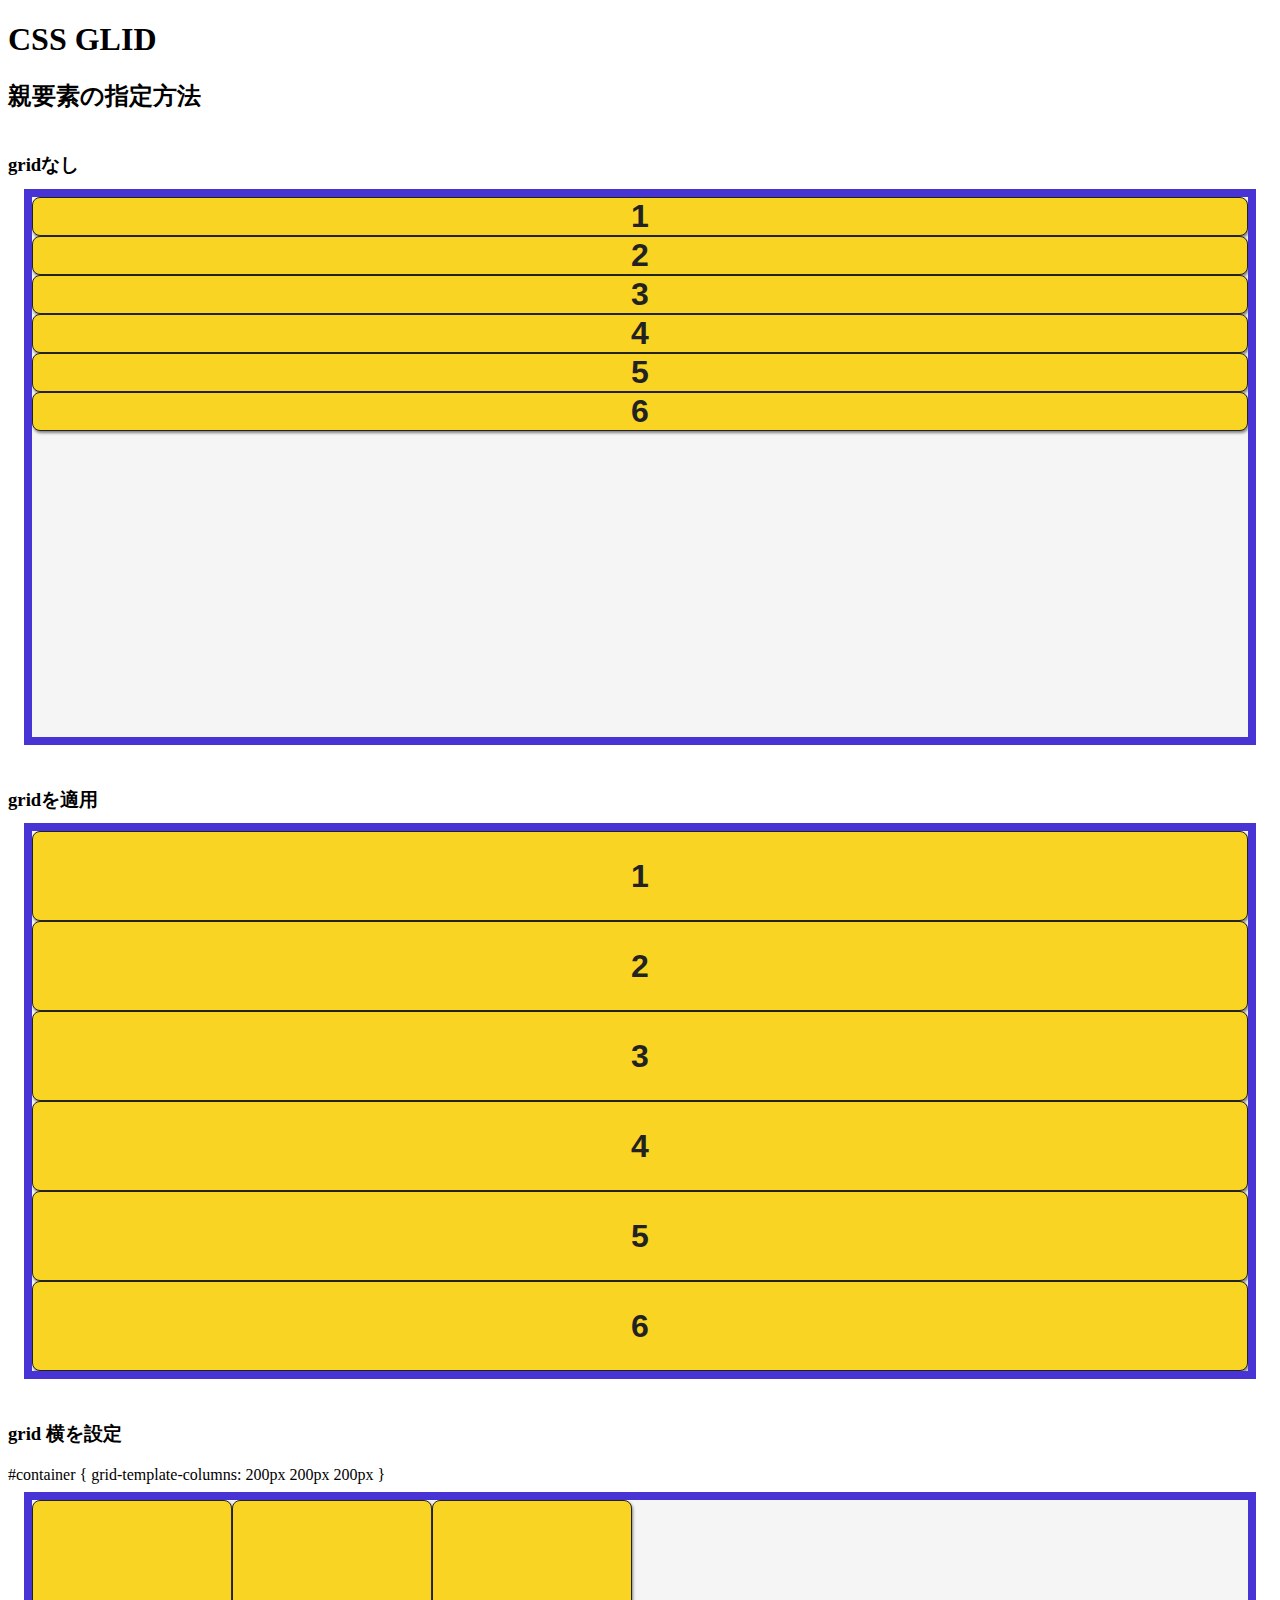
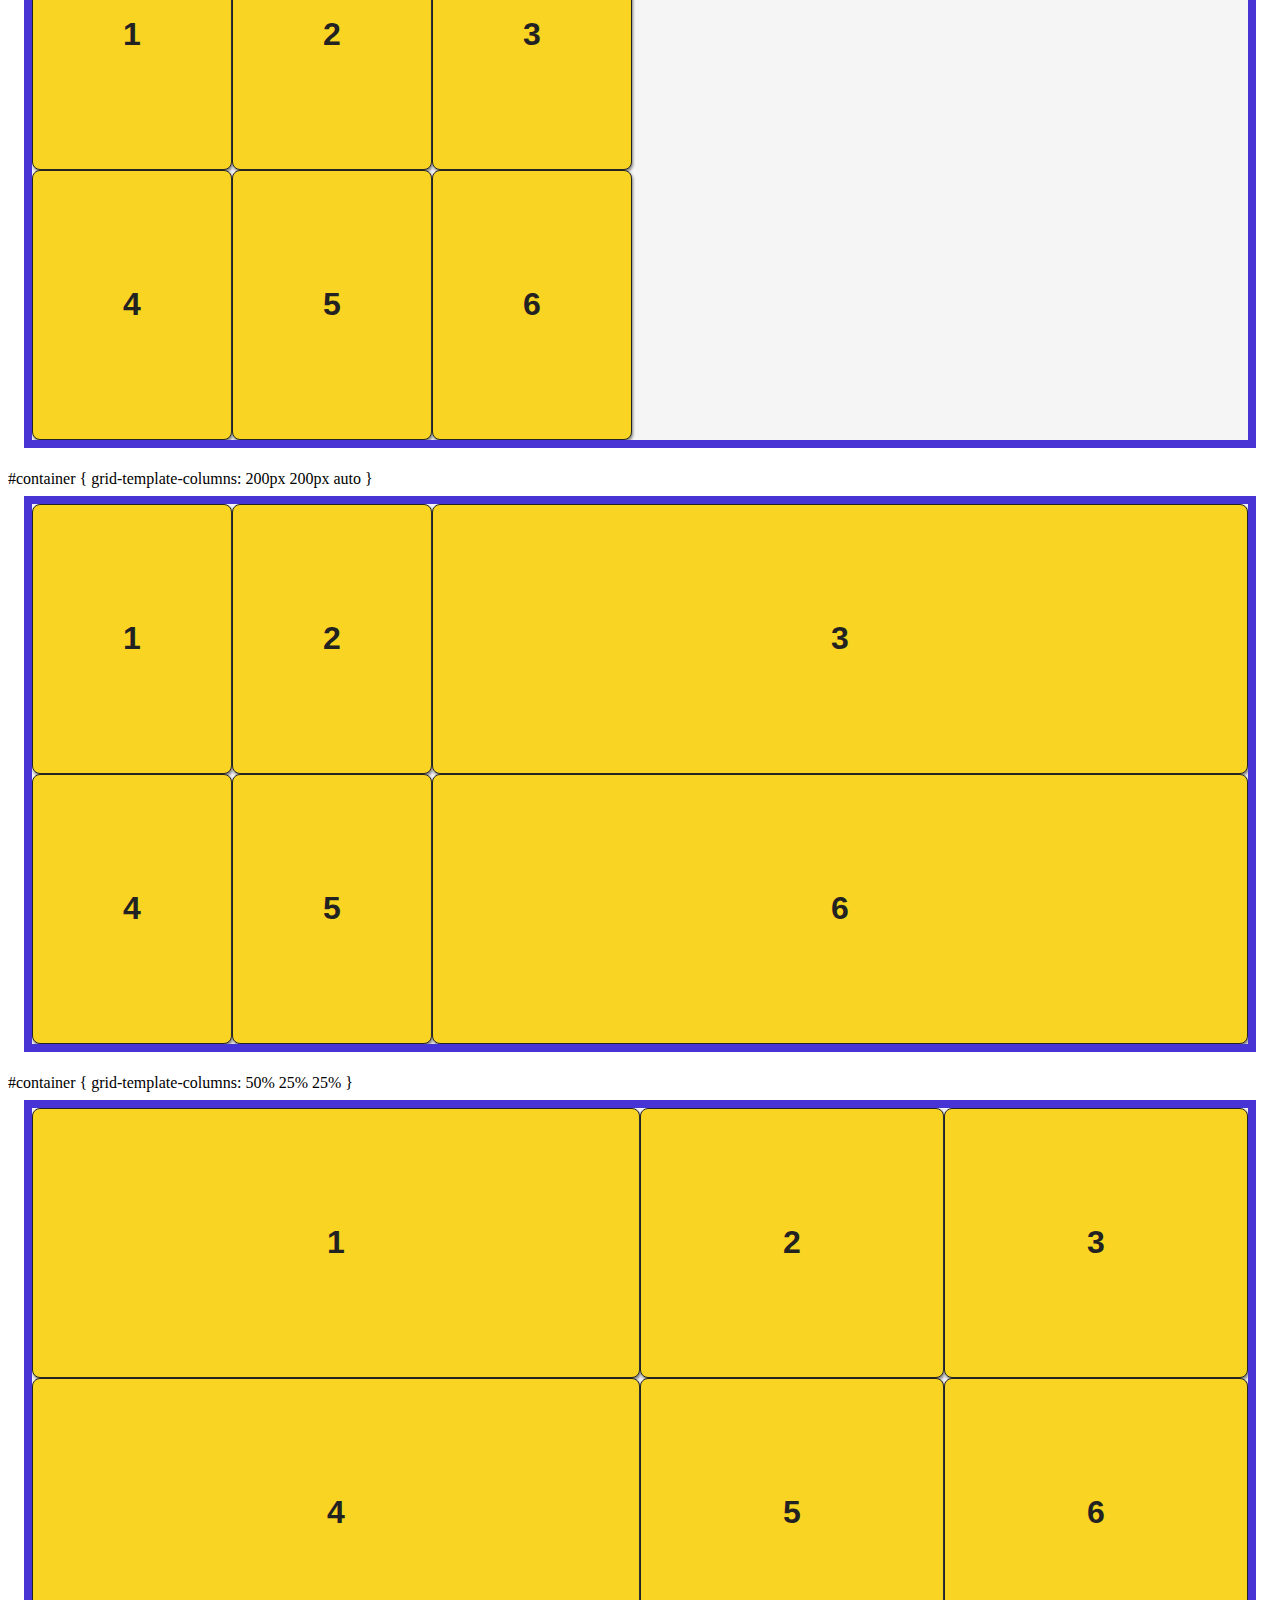
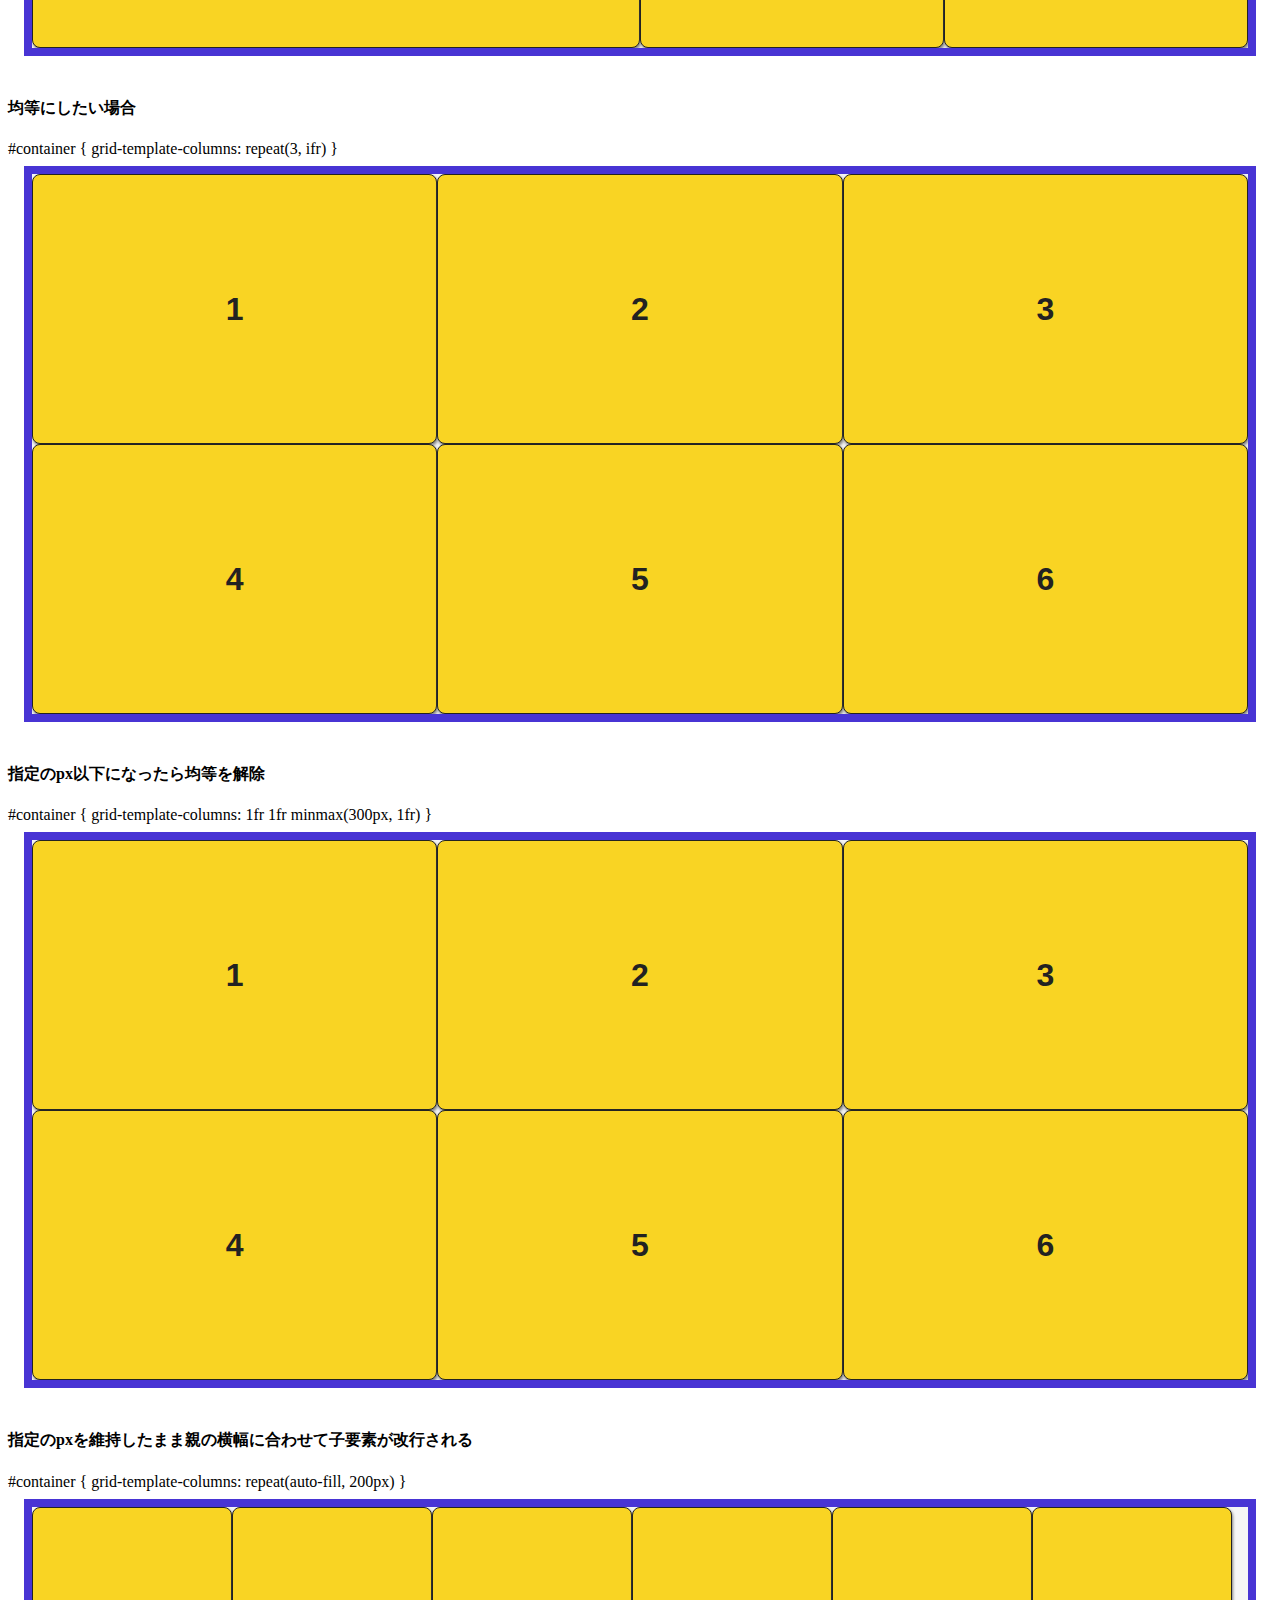
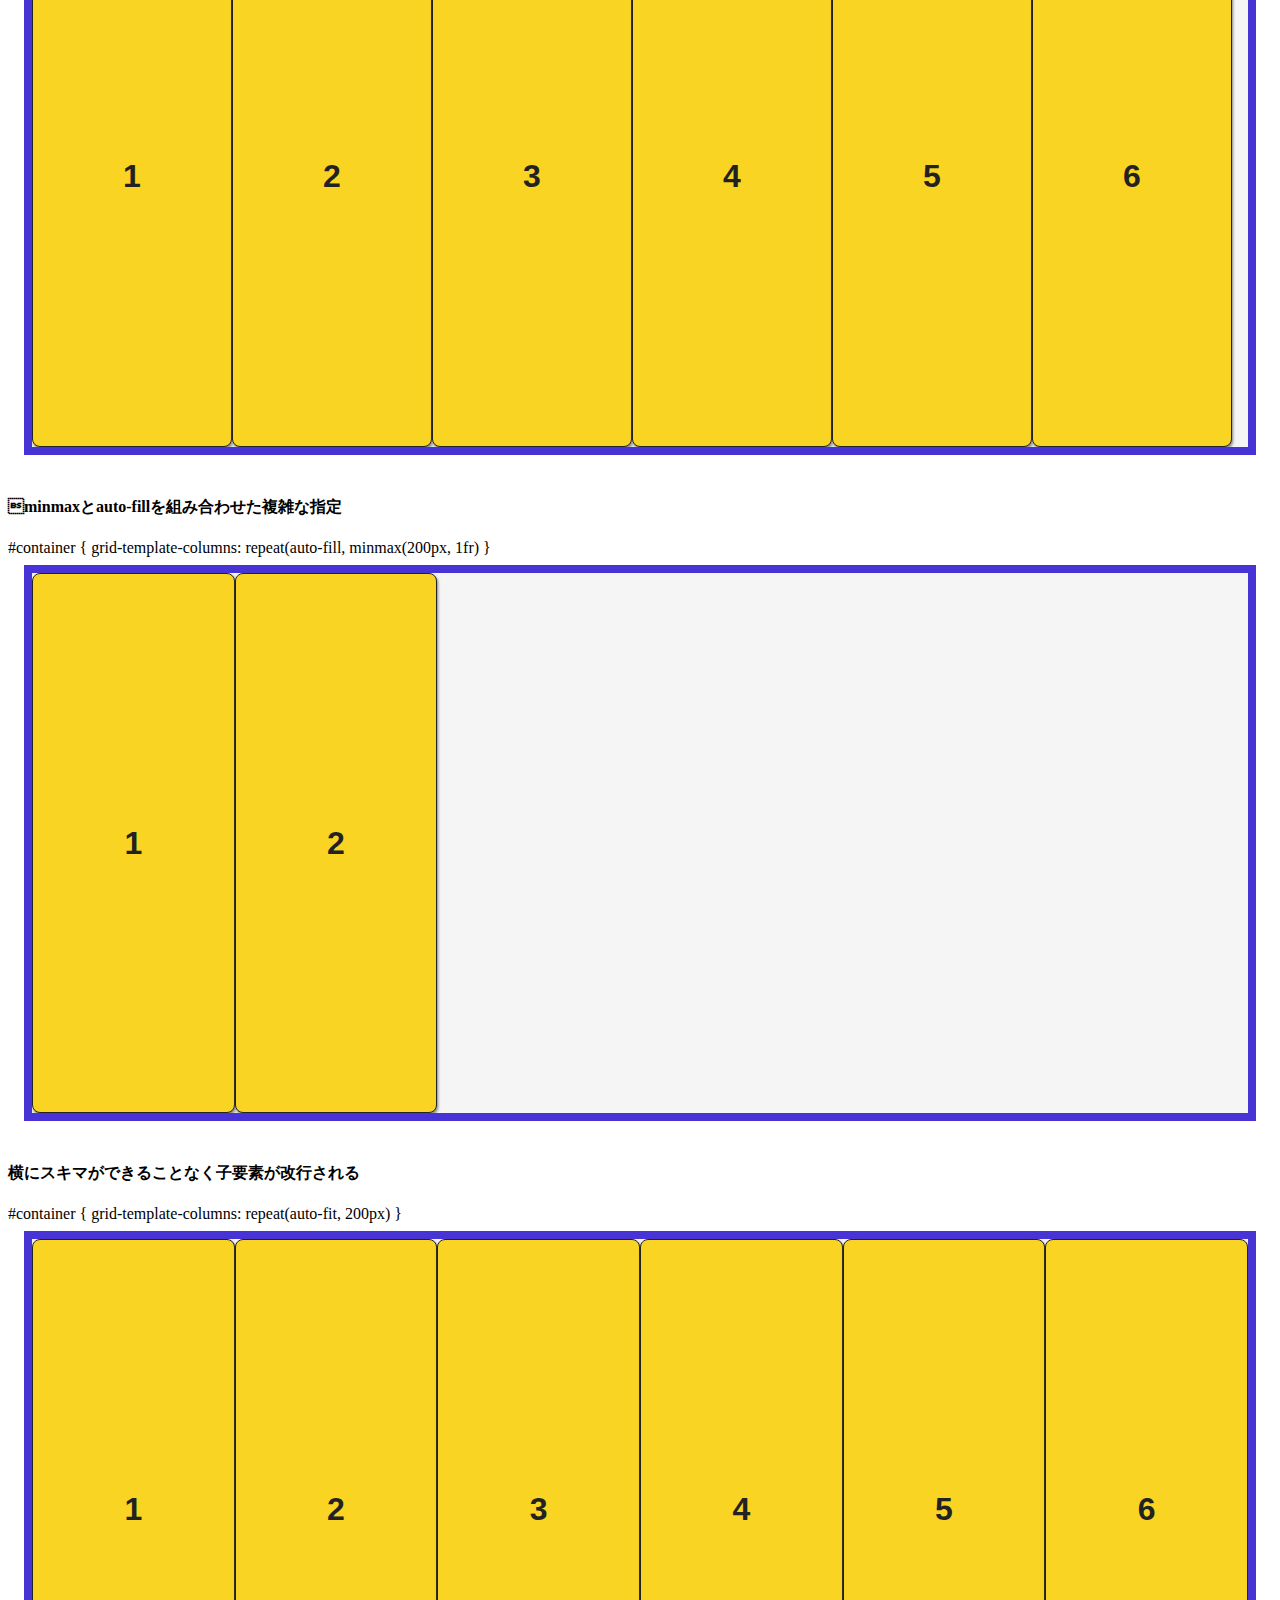
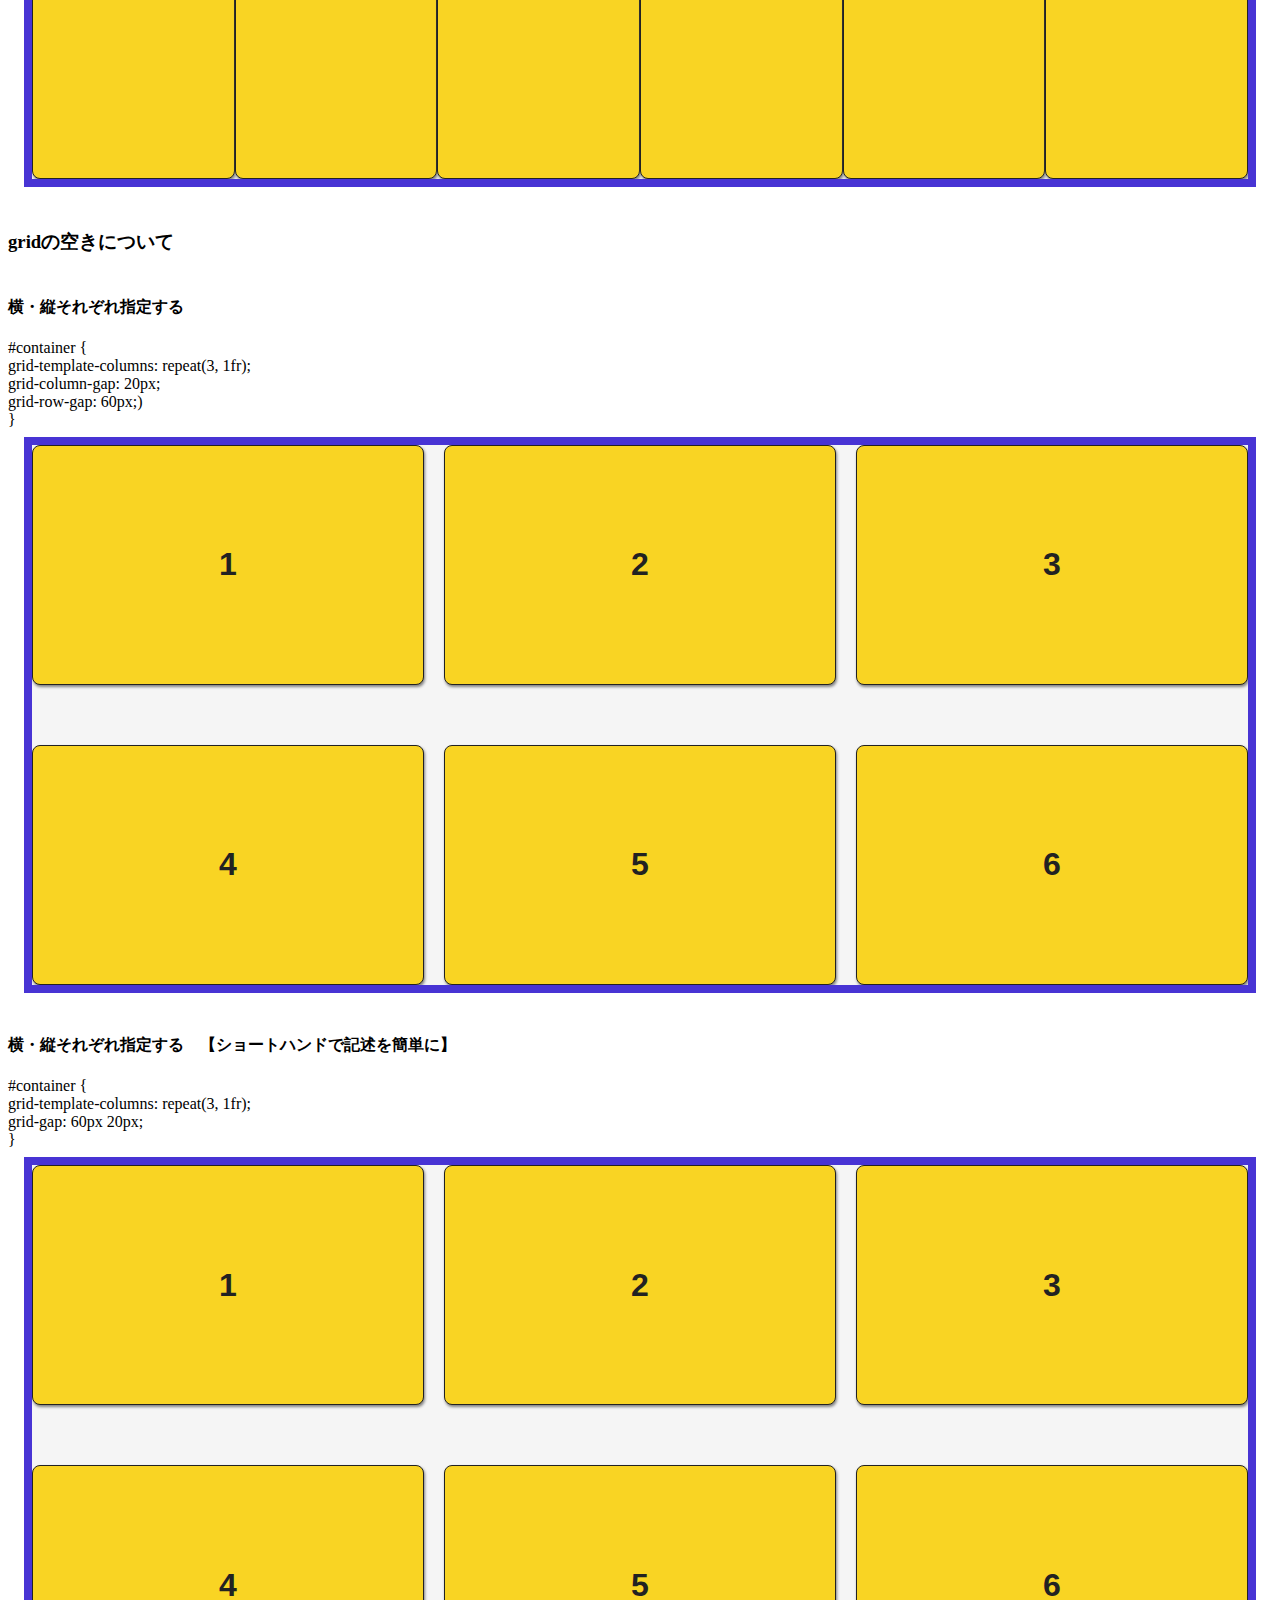
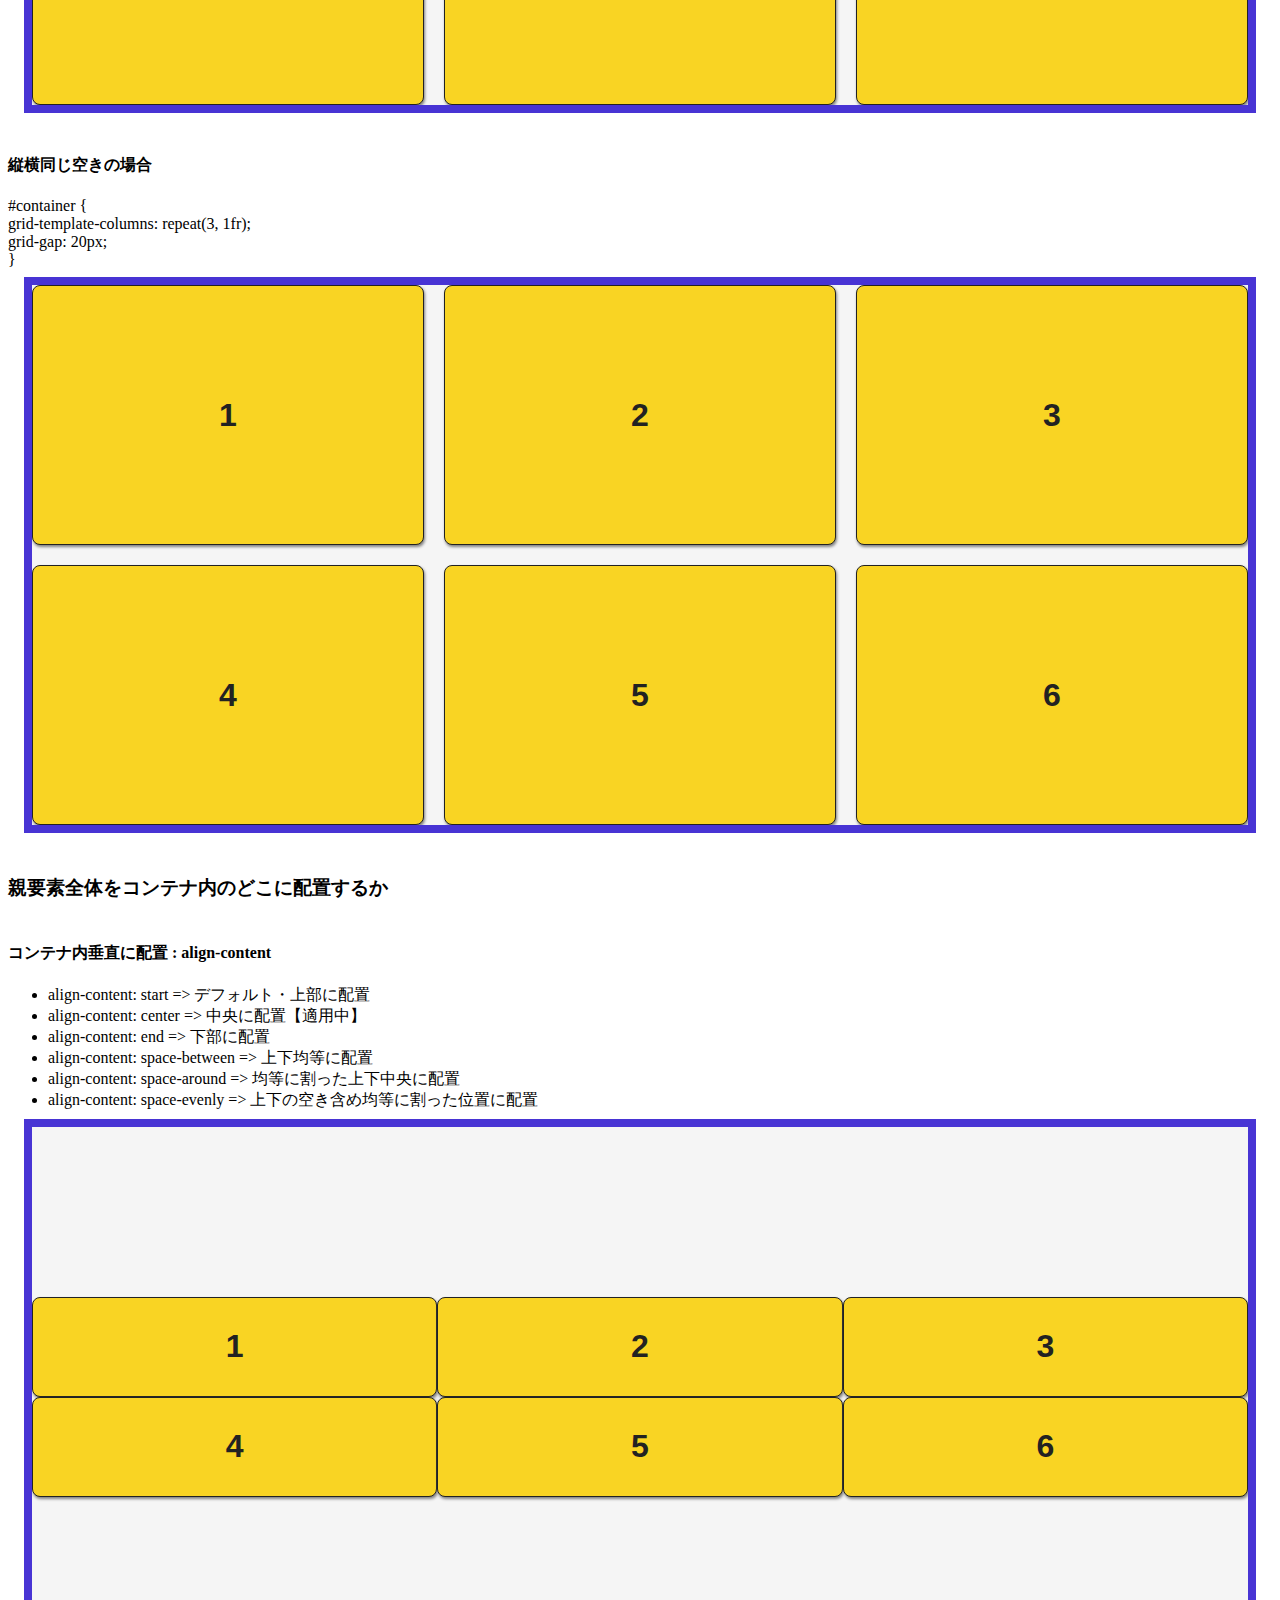
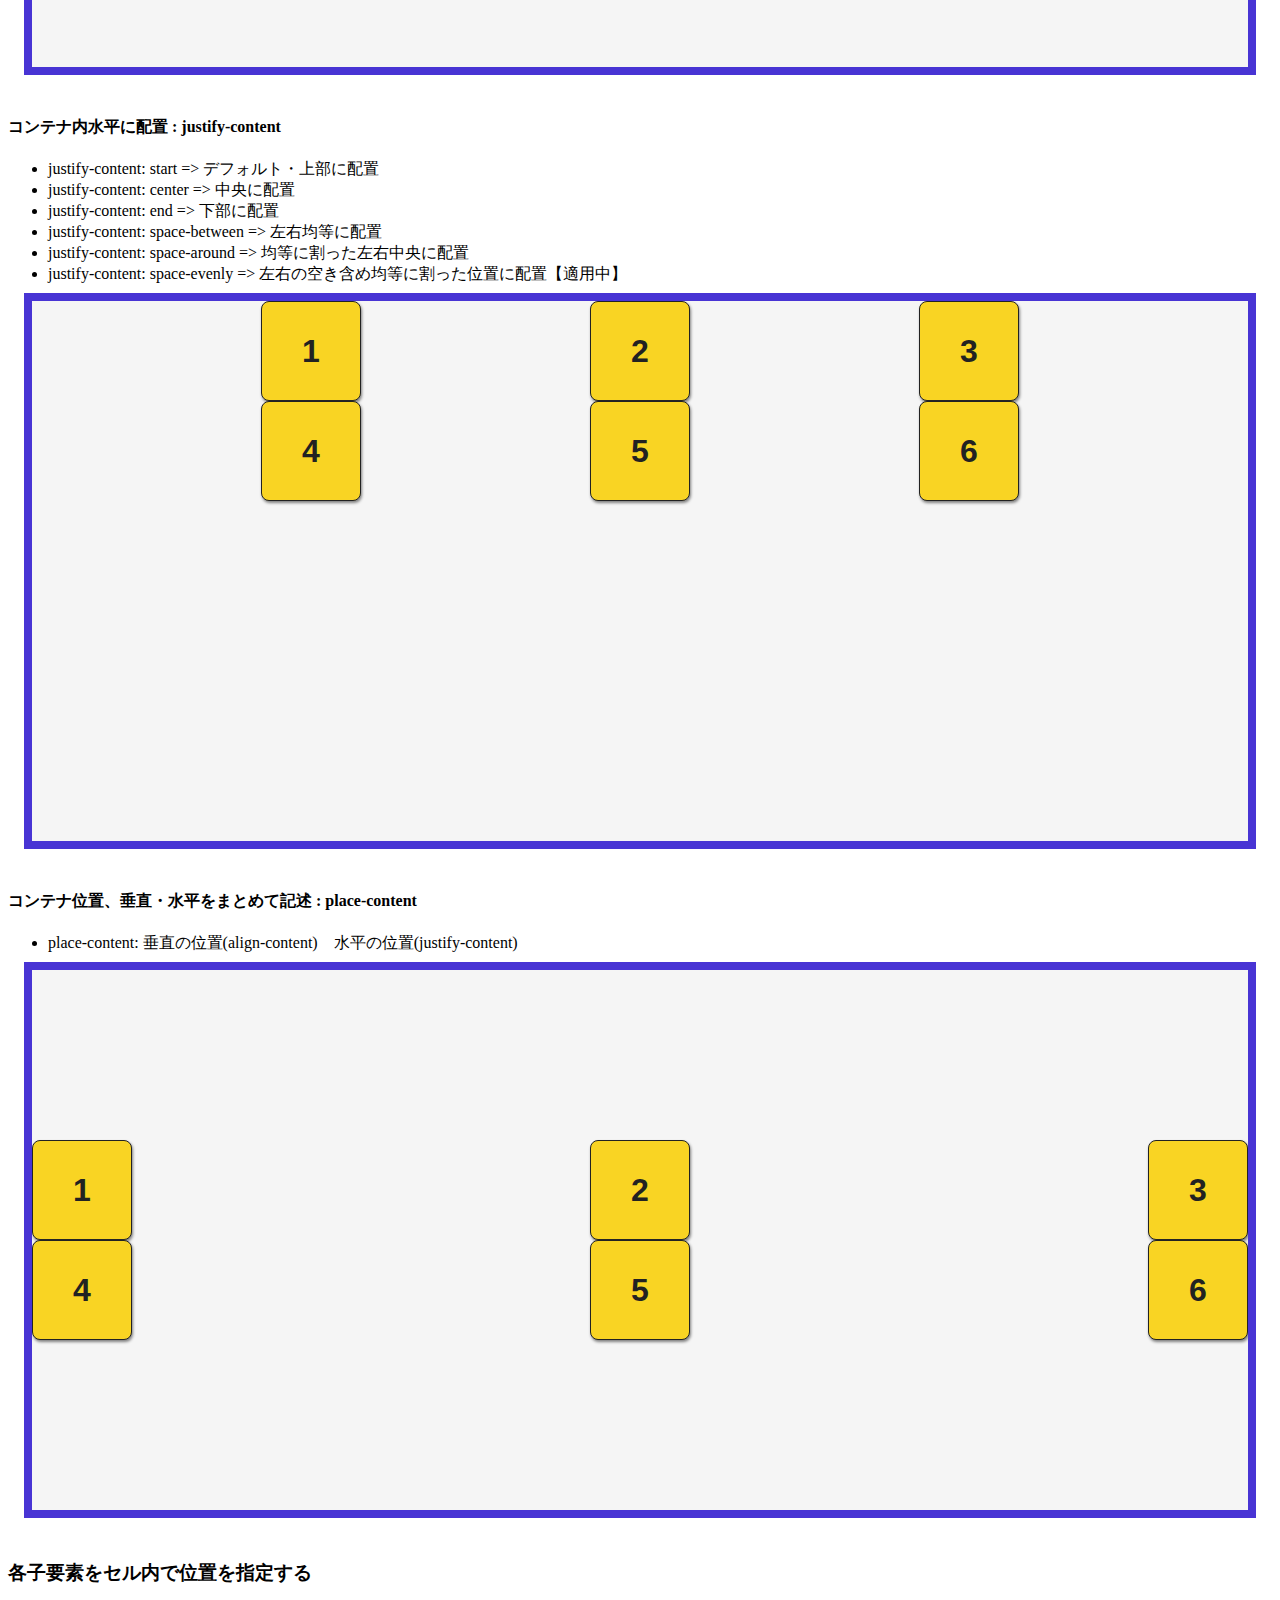
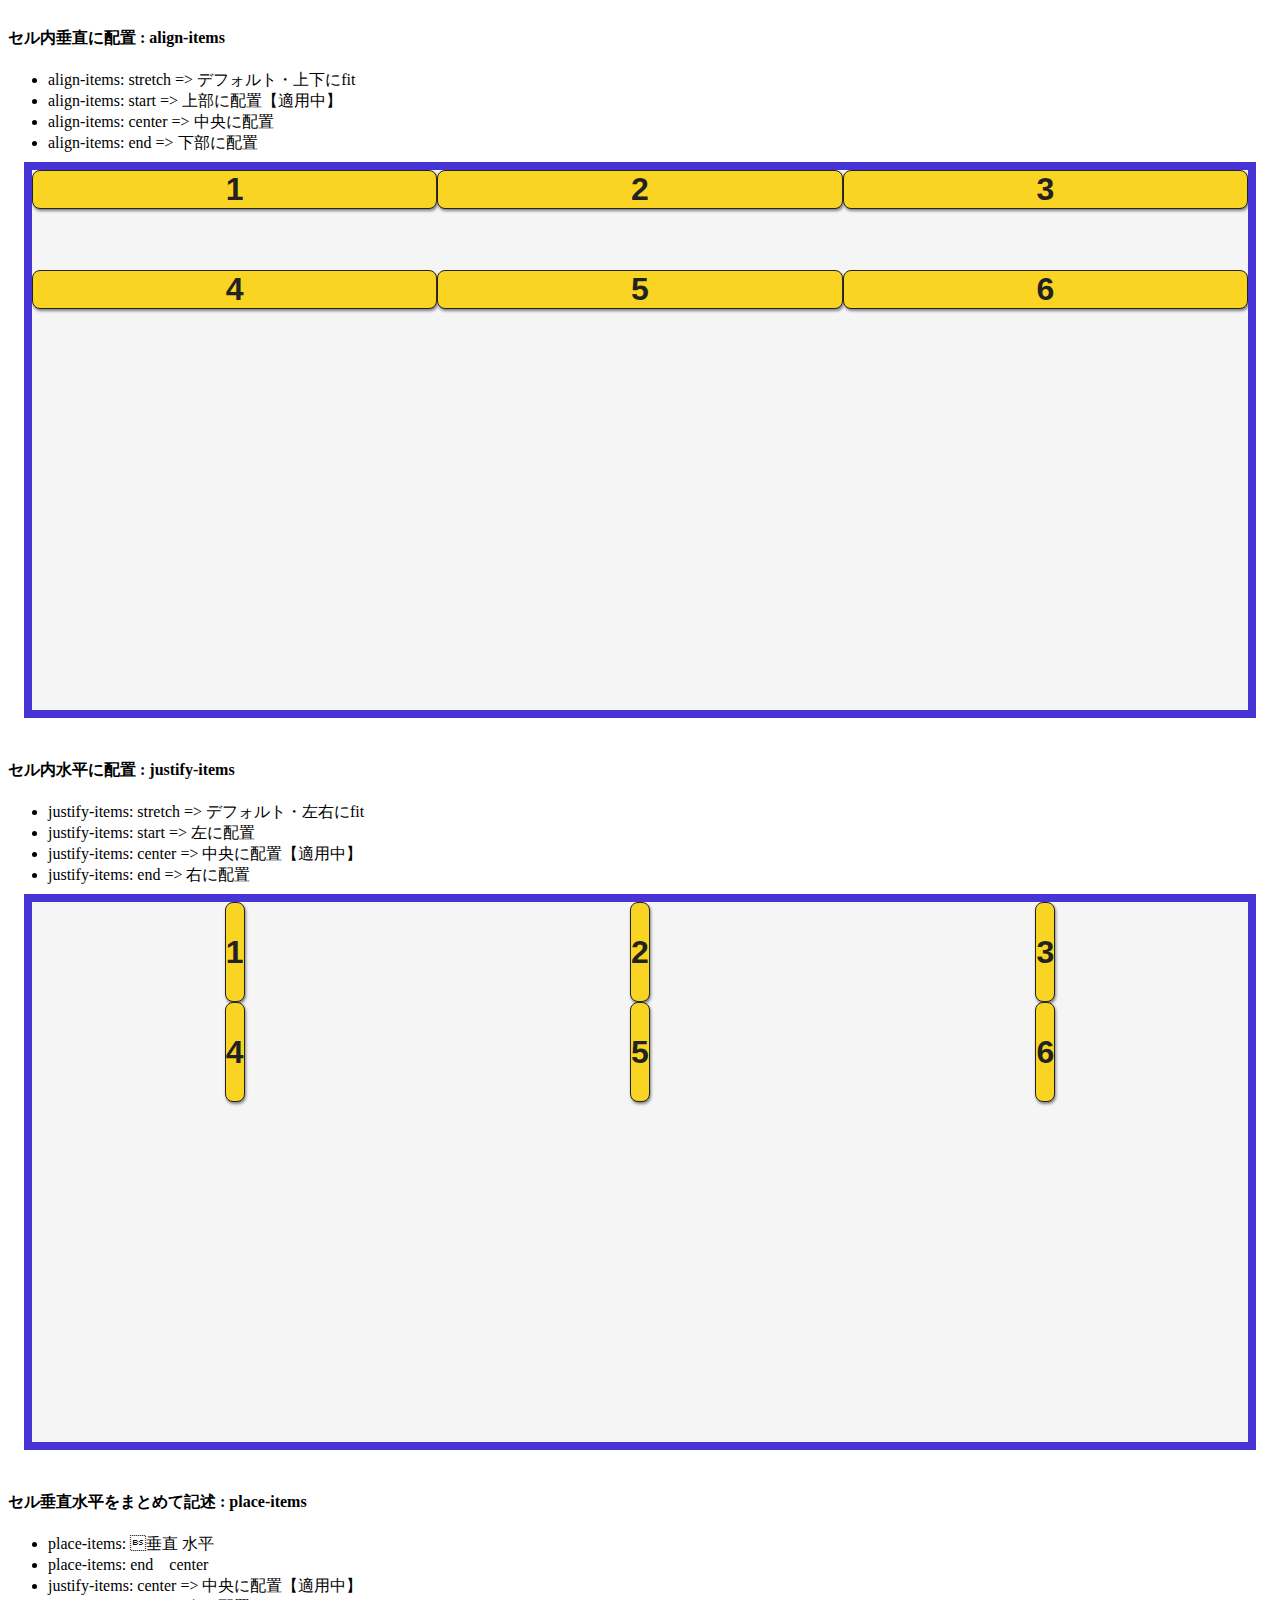
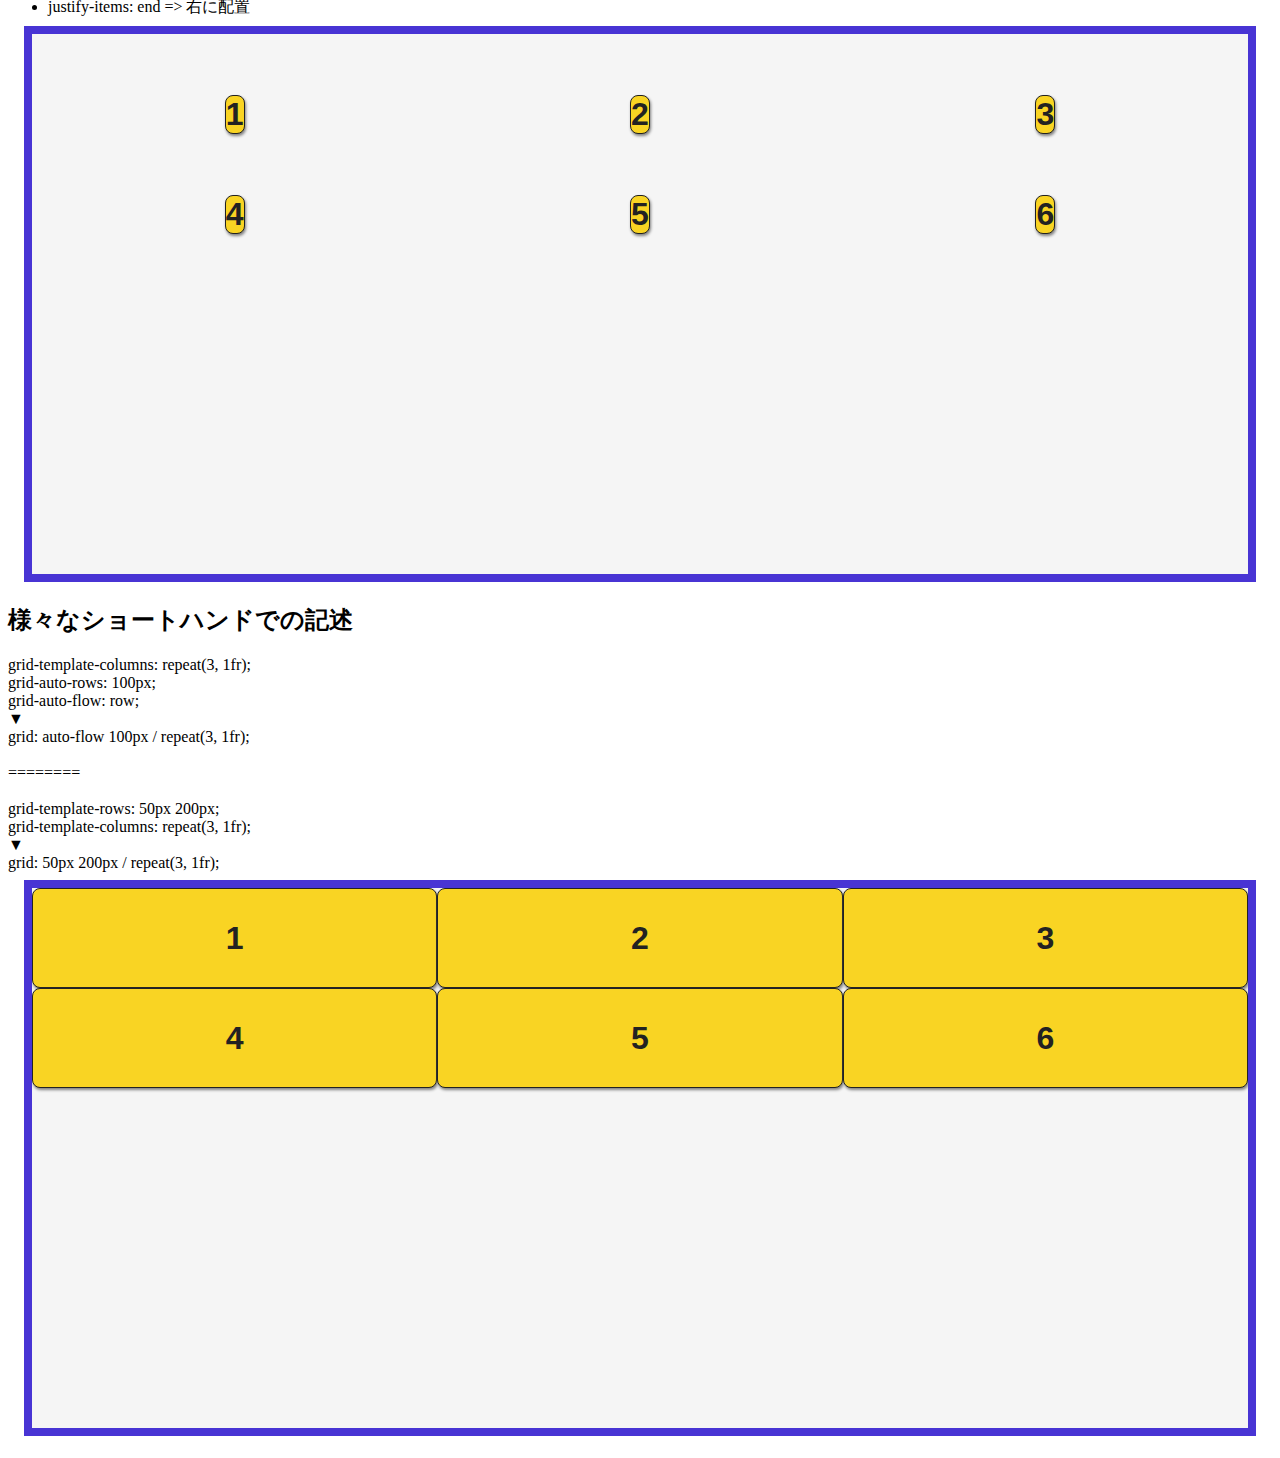
<file: index.html>
<!DOCTYPE html>
<html lang="ja">
<head>
  <meta charset="UTF-8">
  <meta http-equiv="X-UA-Compatible" content="IE=edge">
  <meta name="viewport" content="width=device-width, initial-scale=1.0">
  <link rel="stylesheet" href="./css/style.css">
  <title>css-gridの学習</title>
</head>
<body>
  <h1>CSS GLID</h1>

  <h2>親要素の指定方法</h2>

  <h3>gridなし</h3>
  <div id="container">
    <div class="item one">1</div>
    <div class="item two">2</div>
    <div class="item three">3</div>
    <div class="item four">4</div>
    <div class="item five">5</div>
    <div class="item six">6</div>
  </div>

  <h3>gridを適用</h3>
  <div id="container" class="grid1">
    <div class="item one">1</div>
    <div class="item two">2</div>
    <div class="item three">3</div>
    <div class="item four">4</div>
    <div class="item five">5</div>
    <div class="item six">6</div>
  </div>

  <h3>grid 横を設定</h3>
  <p>#container { grid-template-columns: 200px 200px 200px }</p>
  <div id="container" class="grid2">
    <div class="item one">1</div>
    <div class="item two">2</div>
    <div class="item three">3</div>
    <div class="item four">4</div>
    <div class="item five">5</div>
    <div class="item six">6</div>
  </div>

  <p>#container { grid-template-columns: 200px 200px auto }</p>
  <div id="container" class="grid3">
    <div class="item one">1</div>
    <div class="item two">2</div>
    <div class="item three">3</div>
    <div class="item four">4</div>
    <div class="item five">5</div>
    <div class="item six">6</div>
  </div>

  <p>#container { grid-template-columns: 50% 25% 25% }</p>
  <div id="container" class="grid4">
    <div class="item one">1</div>
    <div class="item two">2</div>
    <div class="item three">3</div>
    <div class="item four">4</div>
    <div class="item five">5</div>
    <div class="item six">6</div>
  </div>

  <h4>均等にしたい場合</h4>
  <p>#container { grid-template-columns: repeat(3, ifr) }</p>
  <div id="container" class="grid5">
    <div class="item one">1</div>
    <div class="item two">2</div>
    <div class="item three">3</div>
    <div class="item four">4</div>
    <div class="item five">5</div>
    <div class="item six">6</div>
  </div>

  <h4>指定のpx以下になったら均等を解除</h4>
  <p>#container { grid-template-columns: 1fr 1fr minmax(300px, 1fr) }</p>
  <div id="container" class="grid6">
    <div class="item one">1</div>
    <div class="item two">2</div>
    <div class="item three">3</div>
    <div class="item four">4</div>
    <div class="item five">5</div>
    <div class="item six">6</div>
  </div>

  <h4>指定のpxを維持したまま親の横幅に合わせて子要素が改行される</h4>
  <p>#container { grid-template-columns: repeat(auto-fill, 200px) }</p>
  <div id="container" class="grid7">
    <div class="item one">1</div>
    <div class="item two">2</div>
    <div class="item three">3</div>
    <div class="item four">4</div>
    <div class="item five">5</div>
    <div class="item six">6</div>
  </div>

  <h4>minmaxとauto-fillを組み合わせた複雑な指定</h4>
  <p>#container { grid-template-columns: repeat(auto-fill, minmax(200px, 1fr) }</p>
  <div id="container" class="grid8">
    <div class="item one">1</div>
    <div class="item two">2</div>
  </div>

  <h4>横にスキマができることなく子要素が改行される</h4>
  <p>#container { grid-template-columns: repeat(auto-fit, 200px) }</p>
  <div id="container" class="grid9">
    <div class="item one">1</div>
    <div class="item two">2</div>
    <div class="item three">3</div>
    <div class="item four">4</div>
    <div class="item five">5</div>
    <div class="item six">6</div>
  </div>

  <h3>gridの空きについて</h3>
  <h4>横・縦それぞれ指定する</h4>
  <p>#container {<br>
    grid-template-columns: repeat(3, 1fr);<br>
    grid-column-gap: 20px;<br>
    grid-row-gap: 60px;)<br>
  }
  </p>
  <div id="container" class="grid-10">
    <div class="item one">1</div>
    <div class="item two">2</div>
    <div class="item three">3</div>
    <div class="item four">4</div>
    <div class="item five">5</div>
    <div class="item six">6</div>
  </div>

  <h4>横・縦それぞれ指定する　【ショートハンドで記述を簡単に】</h4>
  <p>#container {<br>
    grid-template-columns: repeat(3, 1fr);<br>
    grid-gap: 60px 20px;<br>
    }
  </p>
  <div id="container" class="grid-11">
    <div class="item one">1</div>
    <div class="item two">2</div>
    <div class="item three">3</div>
    <div class="item four">4</div>
    <div class="item five">5</div>
    <div class="item six">6</div>
  </div>

  <h4>縦横同じ空きの場合</h4>
  <p>#container {<br>
    grid-template-columns: repeat(3, 1fr);<br>
    grid-gap: 20px;<br>
    }
  </p>
  <div id="container" class="grid-12">
    <div class="item one">1</div>
    <div class="item two">2</div>
    <div class="item three">3</div>
    <div class="item four">4</div>
    <div class="item five">5</div>
    <div class="item six">6</div>
  </div>

  <h3>親要素全体をコンテナ内のどこに配置するか</h3>
  <h4>コンテナ内垂直に配置 : align-content</h4>
  <ul>
    <li>align-content: start => デフォルト・上部に配置</li>
    <li>align-content: center => 中央に配置【適用中】</li>
    <li>align-content: end => 下部に配置</li>
    <li>align-content: space-between => 上下均等に配置</li>
    <li>align-content: space-around => 均等に割った上下中央に配置</li>
    <li>align-content: space-evenly => 上下の空き含め均等に割った位置に配置</li>
  </ul>
  <div id="container" class="align-content">
    <div class="item one">1</div>
    <div class="item two">2</div>
    <div class="item three">3</div>
    <div class="item four">4</div>
    <div class="item five">5</div>
    <div class="item six">6</div>
  </div>

  <h4>コンテナ内水平に配置 : justify-content</h4>
  <ul>
    <li>justify-content: start => デフォルト・上部に配置</li>
    <li>justify-content: center => 中央に配置</li>
    <li>justify-content: end => 下部に配置</li>
    <li>justify-content: space-between => 左右均等に配置</li>
    <li>justify-content: space-around => 均等に割った左右中央に配置</li>
    <li>justify-content: space-evenly => 左右の空き含め均等に割った位置に配置【適用中】</li>
  </ul>
  <div id="container" class="justify-content">
    <div class="item one">1</div>
    <div class="item two">2</div>
    <div class="item three">3</div>
    <div class="item four">4</div>
    <div class="item five">5</div>
    <div class="item six">6</div>
  </div>

  <h4>コンテナ位置、垂直・水平をまとめて記述 : place-content</h4>
  <ul>
    <li>place-content: 垂直の位置(align-content)　水平の位置(justify-content)</li>
  </ul>
  <div id="container" class="place-content">
    <div class="item one">1</div>
    <div class="item two">2</div>
    <div class="item three">3</div>
    <div class="item four">4</div>
    <div class="item five">5</div>
    <div class="item six">6</div>
  </div>

  <h3>各子要素をセル内で位置を指定する</h3>
  <h4>セル内垂直に配置 : align-items</h4>
  <ul>
    <li>align-items: stretch => デフォルト・上下にfit</li>
    <li>align-items: start => 上部に配置【適用中】</li>
    <li>align-items: center => 中央に配置</li>
    <li>align-items: end => 下部に配置</li>
  </ul>
  <div id="container" class="grid-align-item">
    <div class="item one">1</div>
    <div class="item two">2</div>
    <div class="item three">3</div>
    <div class="item four">4</div>
    <div class="item five">5</div>
    <div class="item six">6</div>
  </div>


  <h4>セル内水平に配置 : justify-items</h4>
  <ul>
    <li>justify-items: stretch => デフォルト・左右にfit</li>
    <li>justify-items: start => 左に配置</li>
    <li>justify-items: center => 中央に配置【適用中】</li>
    <li>justify-items: end => 右に配置</li>
  </ul>
  <div id="container" class="justify-items">
    <div class="item one">1</div>
    <div class="item two">2</div>
    <div class="item three">3</div>
    <div class="item four">4</div>
    <div class="item five">5</div>
    <div class="item six">6</div>
  </div>

  <h4>セル垂直水平をまとめて記述 : place-items</h4>
  <ul>
    <li>place-items: 垂直 水平</li>
    <li>place-items: end　center</li>
    <li>justify-items: center => 中央に配置【適用中】</li>
    <li>justify-items: end => 右に配置</li>
  </ul>
  <div id="container" class="place-items">
    <div class="item one">1</div>
    <div class="item two">2</div>
    <div class="item three">3</div>
    <div class="item four">4</div>
    <div class="item five">5</div>
    <div class="item six">6</div>
  </div>
</body>
</html>

  <h2>様々なショートハンドでの記述</h2>
  <p>
      grid-template-columns: repeat(3, 1fr);<br>
      grid-auto-rows: 100px;<br>
      grid-auto-flow: row;<br>
      ▼<br>
      grid: auto-flow 100px / repeat(3, 1fr);<br>
      <br>
      ========<br>
      <br>
      grid-template-rows: 50px 200px;<br>
      grid-template-columns: repeat(3, 1fr);<br>
      ▼<br>
      grid: 50px 200px / repeat(3, 1fr);<br>
  </p>
  <div id="container" class="shorthand-01">
    <div class="item one">1</div>
    <div class="item two">2</div>
    <div class="item three">3</div>
    <div class="item four">4</div>
    <div class="item five">5</div>
    <div class="item six">6</div>
  </div>
  </body>

  </html>
</file>
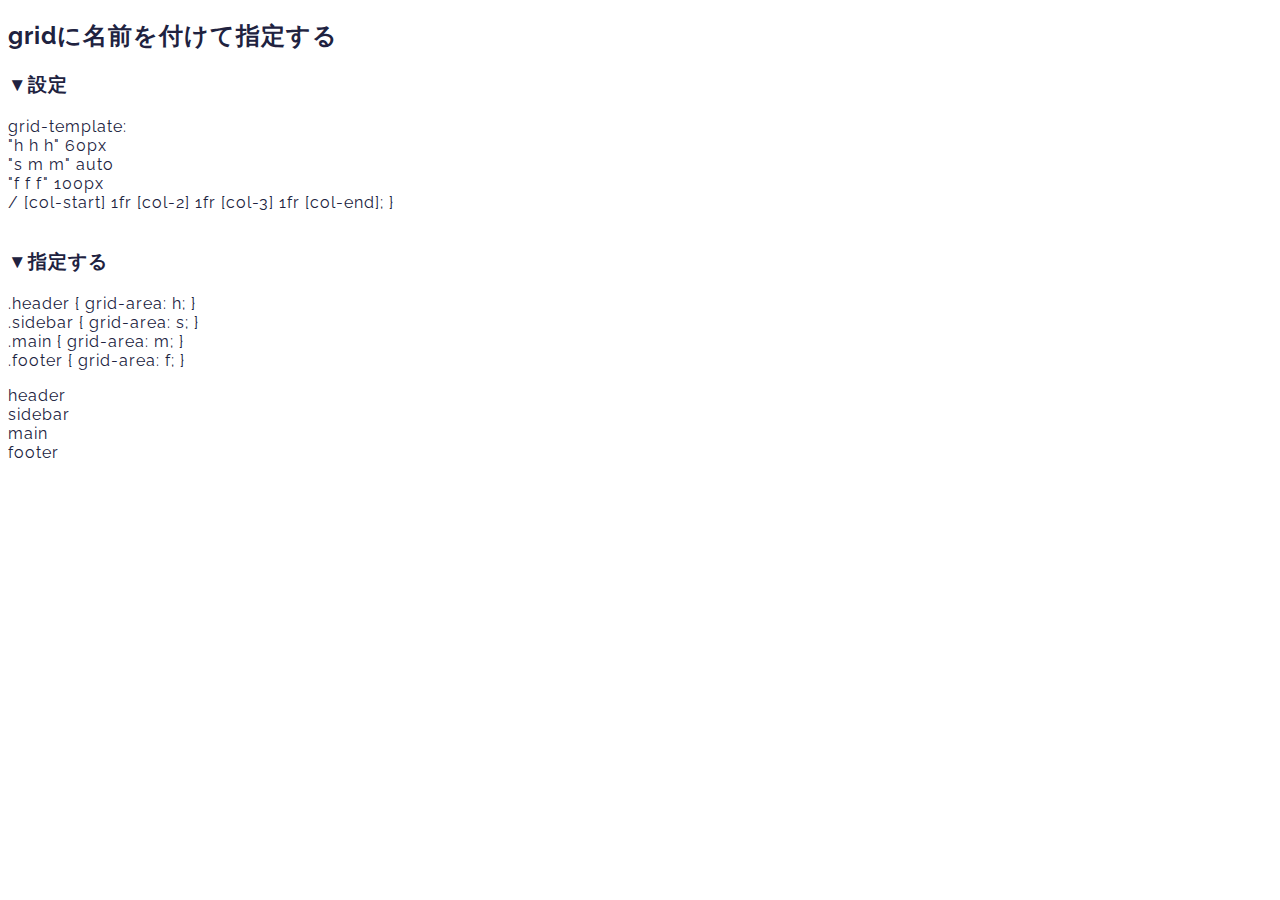
<file: grid-tempate.html>
<!DOCTYPE html>
<html lang="ja">
<head>
  <meta charset="UTF-8">
  <meta http-equiv="X-UA-Compatible" content="IE=edge">
  <meta name="viewport" content="width=device-width, initial-scale=1.0">
  <title>grid template</title>
  <link rel="stylesheet" href="./css/grid-tempate.css">
</head>
<body>
  <h2>gridに名前を付けて指定する</h2>
  <p>
    <h3>▼設定</h3>
    grid-template:<br>
    "h h h" 60px<br>
    "s m m" auto<br>
    "f f f" 100px<br>
    / [col-start] 1fr [col-2] 1fr [col-3] 1fr [col-end];
    }<br>
    <br>
    <h3>▼指定する</h3>
    .header { grid-area: h; }<br>
    .sidebar { grid-area: s; }<br>
    .main { grid-area: m; }<br>
    .footer { grid-area: f; }
  </p>
  <div class="wrapper">
    <div class="header">header</div>
    <div class="sidebar">sidebar</div>
    <div class="main">main</div>
    <div class="footer">footer</div>
  </div>
</body>
</html>
</file>
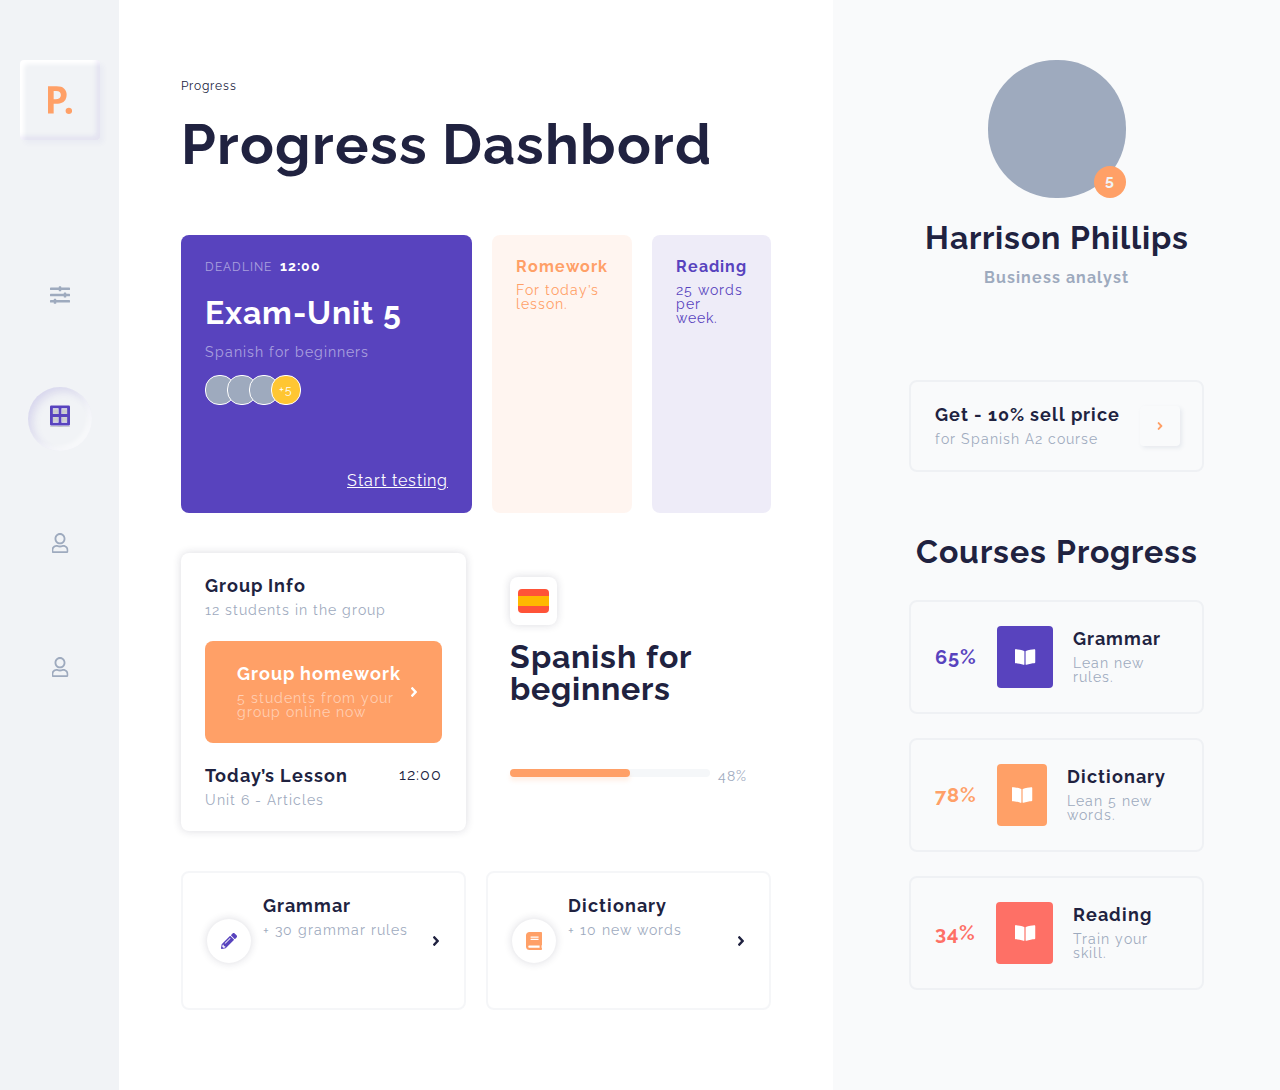
<file: grid-training.html>
<!DOCTYPE html>
<html lang="ja">
<head>
  <meta charset="UTF-8">
  <meta http-equiv="X-UA-Compatible" content="IE=edge">
  <meta name="viewport" content="width=device-width, initial-scale=1.0">
  <title>grid-training</title>
  <link rel="stylesheet" href="./css/reset.css">
  <link rel="stylesheet" href="./css/grid-tempate.css">
</head>
<body>
  <div id="container">
    <div class="container-wrapper">
      <nav class="nav">
        <h1 class="logo"><img src="./img/logo.svg" alt="Progress"></h1>
        <ul class="nav-list">
          <li class="nav-item"><a href=""><img src="./img/sliders-h-solid.svg" alt=""></a></li>
          <li class="nav-item"><a href="" class="active"><img src="./img/border-all-solid.svg" alt=""></a></li>
          <li class="nav-item"><a href=""><img src="./img/user-regular.svg" alt=""></a></li>
          <li class="nav-item"><a href=""><img src="./img/user-regular.svg" alt=""></a></li>
        </ul>
      </nav>

      <main class="main">
        <div class="title">
          <p class="second-title">Progress</p>
          <h2 class="main-title">Progress Dashbord</h2>
        </div>
          <div class="card-area">
            <ul class="first-card-area">
              <li class="main-card">
                <p class="deadline">DEADLINE<span class="time">12:00</span></p>
                <h3 class="deadline-title">Exam-Unit 5</h3>
                <p class="second-title">Spanish for beginners</p>
                <div class="users-list">
                  <ul class="users">
                    <li></li>
                    <li></li>
                    <li></li>
                    <li class="users-num">+5</li>
                  </ul>
                </div>
                <a class="link" href="">Start testing</a>
              </li>

              <li class="second-card romework">
                <h4>Romework</h4>
                <p>For today’s lesson.</p>
              </li>

              <li class="second-card reading">
                <h4>Reading</h4>
                <p>25 words per week.</p>
              </li>
            </ul>

            <ul class="second-card-area">
              <li class="card first">
                <div class="cel">
                  <h4 class="title">Group Info</h4>
                  <p class="text">12 students in the group</p>
                </div>
                <div class="button">
                  <h4 class="title">Group homework</h4>
                  <p class="text">5 students from your group online now</p>
                </div>
                <div class="cel">
                  <div class="title-area">
                    <h4 class="title">Today’s Lesson</h4>
                    <p class="time">12:00</p>
                  </div>
                  <p class="text">Unit 6 - Articles</p>
                </div>
              </li>

              <li class="card second">
                <div class="icon"><img src="./img/second-card-area-icon.svg" alt=""></div>
                <h3 class="title">Spanish for beginners</h3>
                <div class="ver-area">
                  <div class="ver"></div>
                  <div class="text">48%</div>
                </div>
              </li>
            </ul>

            <ul class="therd-card-area">
              <il class="therd-card grammar">
                <a href="">
                  <h3 class="title">Grammar</h3>
                  <p class="text">+ 30 grammar rules</p>
                </a>
              </il>
              <il class="therd-card dictionary">
                <a href="">
                  <h3 class="title">Dictionary</h3>
                  <p class="text">+ 10 new words</p>
                </a>
              </il>
            </ul>
          </div>
      </main>

      <section class="side">
        <div class="user-img"><span class="num">5</span></div>
        <div class="name-area">
          <h2 class="name-title">Harrison Phillips</h2>
          <p class="name-text">Business analyst</p>
        </div>

        <div class="button">
          <a href="">
            <h4 class="title">Get - 10% sell price</h4>
            <p class="text">for Spanish A2 course</p>
          </a>
        </div>

        <div class="courses-progress">
          <h3 class="courses-progress-title">Courses Progress</h3>
          <ul class="courses-progress-list">
            <li class="courses-progress-item grammar">
              <a href="">
                <div class="ratio">65%</div>
                <div class="icon"><img src="./img/book-open-solid-white.svg" alt=""></div>
                <div class="text-area">
                  <h4 class="title">Grammar</h4>
                  <p class="text">Lean new rules.</p>
                </div>
              </a>
            </li>
            <li class="courses-progress-item dictionary">
              <a href="">
                <div class="ratio">78%</div>
                <div class="icon"><img src="./img/book-open-solid-white.svg" alt=""></div>
                <div class="text-area">
                  <h4 class="title">Dictionary</h4>
                  <p class="text">Lean 5 new words.</p>
                </div>
              </a>
            </li>
            <li class="courses-progress-item reading">
              <a href="">
                <div class="ratio">34%</div>
                <div class="icon"><img src="./img/book-open-solid-white.svg" alt=""></div>
                <div class="text-area">
                  <h4 class="title">Reading</h4>
                  <p class="text">Train your skill.</p>
                </div>
              </a>
            </li>
          </ul>
        </div>
      </section>
    </div>
  </div>
</body>
</html>
</file>
<file: css/style.css>
h1 {
  font-size: 32px;
  font-weight: bold;
}

h3,
h4 {
  padding: 20px 0 0 0;
}

#container {
  width: 95vw;
  height: 60vh;
  margin: 0 auto 30px;
  background-color: whitesmoke;
  outline: 8px solid #4834d4;
}

.item {
  display: -webkit-box;
  display: -ms-flexbox;
  display: flex;
  -webkit-box-pack: center;
      -ms-flex-pack: center;
          justify-content: center;
  -webkit-box-align: center;
      -ms-flex-align: center;
          align-items: center;
  border: 1px solid #222;
  text-align: center;
  -webkit-box-shadow: 1px 2px 3px grey;
          box-shadow: 1px 2px 3px grey;
  border-radius: 8px;
  color: #222;
  font-size: 2em;
  font-family: arial, sans-serif;
  background-color: #f9d423;
  font-weight: bold;
  cursor: pointer;
}

.item:hover {
  color: #fff;
}

.grid1 {
  display: -ms-grid;
  display: grid;
}

.grid2 {
  display: -ms-grid;
  display: grid;
  -ms-grid-columns: 200px 200px 200px;
      grid-template-columns: 200px 200px 200px;
}

.grid3 {
  display: -ms-grid;
  display: grid;
  -ms-grid-columns: 200px 200px auto;
      grid-template-columns: 200px 200px auto;
}

.grid4 {
  display: -ms-grid;
  display: grid;
  -ms-grid-columns: 50% 25% 25%;
      grid-template-columns: 50% 25% 25%;
}

.grid5 {
  display: -ms-grid;
  display: grid;
  -ms-grid-columns: (1fr)[3];
      grid-template-columns: repeat(3, 1fr);
}

.grid6 {
  display: -ms-grid;
  display: grid;
  -ms-grid-columns: 1fr 1fr minmax(300px, 1fr);
      grid-template-columns: 1fr 1fr minmax(300px, 1fr);
}

.grid7 {
  display: -ms-grid;
  display: grid;
  -ms-grid-columns: (200px)[auto-fill];
      grid-template-columns: repeat(auto-fill, 200px);
}

.grid8 {
  display: -ms-grid;
  display: grid;
  -ms-grid-columns: (minmax(200px, 1fr))[auto-fill];
      grid-template-columns: repeat(auto-fill, minmax(200px, 1fr));
}

.grid9 {
  display: -ms-grid;
  display: grid;
  -ms-grid-columns: (minmax(200px, 1fr))[auto-fit];
      grid-template-columns: repeat(auto-fit, minmax(200px, 1fr));
}

.grid-10 {
  display: -ms-grid;
  display: grid;
  -ms-grid-columns: (1fr)[3];
      grid-template-columns: repeat(3, 1fr);
  grid-column-gap: 20px;
  grid-row-gap: 60px;
}

.grid-11 {
  display: -ms-grid;
  display: grid;
  -ms-grid-columns: (1fr)[3];
      grid-template-columns: repeat(3, 1fr);
  grid-gap: 60px 20px;
}

.grid-12 {
  display: -ms-grid;
  display: grid;
  -ms-grid-columns: (1fr)[3];
      grid-template-columns: repeat(3, 1fr);
  grid-gap: 20px;
}

.grid-align-item {
  display: -ms-grid;
  display: grid;
  -ms-grid-columns: (1fr)[3];
      grid-template-columns: repeat(3, 1fr);
  -ms-grid-rows: (100px)[2];
      grid-template-rows: repeat(2, 100px);
  -webkit-box-align: start;
      -ms-flex-align: start;
          align-items: start;
}

.justify-items {
  display: -ms-grid;
  display: grid;
  -ms-grid-columns: (1fr)[3];
      grid-template-columns: repeat(3, 1fr);
  -ms-grid-rows: (100px)[2];
      grid-template-rows: repeat(2, 100px);
  justify-items: center;
}

.place-items {
  display: -ms-grid;
  display: grid;
  -ms-grid-columns: (1fr)[3];
      grid-template-columns: repeat(3, 1fr);
  -ms-grid-rows: (100px)[2];
      grid-template-rows: repeat(2, 100px);
  place-items: end center;
}

.align-content {
  display: -ms-grid;
  display: grid;
  -ms-grid-columns: (1fr)[3];
      grid-template-columns: repeat(3, 1fr);
  -ms-grid-rows: (100px)[2];
      grid-template-rows: repeat(2, 100px);
  -ms-flex-line-pack: center;
      align-content: center;
}

.justify-content {
  display: -ms-grid;
  display: grid;
  -ms-grid-columns: (100px)[3];
      grid-template-columns: repeat(3, 100px);
  -ms-grid-rows: (100px)[2];
      grid-template-rows: repeat(2, 100px);
  -webkit-box-pack: space-evenly;
      -ms-flex-pack: space-evenly;
          justify-content: space-evenly;
}

.place-content {
  display: -ms-grid;
  display: grid;
  -ms-grid-columns: (100px)[3];
      grid-template-columns: repeat(3, 100px);
  -ms-grid-rows: (100px)[2];
      grid-template-rows: repeat(2, 100px);
  place-content: center space-between;
}

.shorthand-01 {
  display: -ms-grid;
  display: grid;
  grid: auto-flow 100px/repeat(3, 1fr);
}
/*# sourceMappingURL=style.css.map */
</file>
<file: css/grid-tempate.css>
/* color */
/* font */
@import url("https://fonts.googleapis.com/css2?family=Raleway:wght@400;700&display=swap");
/* radius */
/* base */
html {
  font-size: 62.5%;
}

body {
  font-family: "Raleway", sans-serif;
  font-weight: 400;
  color: #202240;
  font-size: 1.6rem;
  letter-spacing: 0.1rem;
}

.main-title {
  font-size: 5.6rem;
  font-weight: 700;
}

.second-title {
  font-size: 1.2rem;
  padding-bottom: 24px;
}

.container-wrapper {
  width: 100vw;
  height: 100vh;
  display: -ms-grid;
  display: grid;
  -ms-grid-columns: 1fr 6fr 3fr;
      grid-template-columns: 1fr 6fr 3fr;
      grid-template-areas: "n m s";
}

.container-wrapper .main {
  padding: 80px 62px;
  -ms-grid-row: 1;
  -ms-grid-column: 2;
  grid-area: m;
  display: -ms-grid;
  display: grid;
  -ms-grid-rows: 1fr 5fr;
      grid-template-rows: 1fr 5fr;
}

.container-wrapper .card-area {
  display: -ms-grid;
  display: grid;
  -ms-grid-rows: 2fr 2fr 1fr;
      grid-template-rows: 2fr 2fr 1fr;
  grid-row-gap: 40px;
}

.container-wrapper .first-card-area {
  display: -ms-grid;
  display: grid;
  -ms-grid-columns: 3fr 1fr 1fr;
      grid-template-columns: 3fr 1fr 1fr;
  grid-column-gap: 20px;
}

.container-wrapper .second-card-area,
.container-wrapper .therd-card-area {
  display: -ms-grid;
  display: grid;
  -ms-grid-columns: 1fr 1fr;
      grid-template-columns: 1fr 1fr;
  grid-column-gap: 20px;
}

/* ================

nav-area

================ */
.nav {
  text-align: center;
  background: #f1f3f6;
  -ms-grid-row: 1;
  -ms-grid-column: 1;
  grid-area: n;
}

.nav .logo {
  margin: 60px 0;
  width: 80px;
  height: 80px;
  display: inline-block;
  border-radius: 4px;
  position: relative;
  -webkit-box-shadow: 4px 4px 4px rgba(88, 67, 190, 0.04), inset -4px -4px 4px rgba(88, 67, 190, 0.08), inset 4px 4px 4px #ffffff;
          box-shadow: 4px 4px 4px rgba(88, 67, 190, 0.04), inset -4px -4px 4px rgba(88, 67, 190, 0.08), inset 4px 4px 4px #ffffff;
}

.nav .nav-item a {
  display: block;
  width: 64px;
  height: 64px;
  margin: 60px auto;
  position: relative;
}

.nav .nav-item a.active {
  -webkit-box-shadow: inset -4px -4px 4px rgba(255, 255, 255, 0.5), inset 4px 4px 8px rgba(88, 67, 190, 0.16);
          box-shadow: inset -4px -4px 4px rgba(255, 255, 255, 0.5), inset 4px 4px 8px rgba(88, 67, 190, 0.16);
  border-radius: 32px;
}

.nav img {
  position: absolute;
  top: 50%;
  left: 50%;
  -webkit-transform: translateY(-50%) translateX(-50%);
          transform: translateY(-50%) translateX(-50%);
}

/* ================

first-card-area

================ */
.first-card-area .main-card {
  background: #5843be;
  border-radius: 8px;
  padding: 24px;
  position: relative;
}

.first-card-area .main-card .deadline {
  font-size: 1.2rem;
  color: rgba(255, 255, 255, 0.5);
  padding-bottom: 24px;
}

.first-card-area .main-card .deadline span {
  font-size: 1.4rem;
  color: #fff;
  font-weight: 700;
  padding-left: 8px;
}

.first-card-area .main-card .deadline-title {
  font-size: 3.2rem;
  font-weight: 700;
  color: #fff;
  padding-bottom: 16px;
}

.first-card-area .main-card .second-title {
  padding-bottom: 16px;
  font-size: 1.4rem;
  color: rgba(255, 255, 255, 0.5);
}

.first-card-area .main-card .link {
  position: absolute;
  bottom: 24px;
  right: 24px;
  color: #fff;
  text-decoration: underline;
}

.first-card-area .main-card .users-list .users {
  display: -webkit-box;
  display: -ms-flexbox;
  display: flex;
}

.first-card-area .main-card .users-list .users li {
  display: inline-block;
  background: #9eaabe;
  width: 28px;
  height: 28px;
  border-radius: 14px;
  border: 1px solid #fff;
  margin-left: -8px;
}

.first-card-area .main-card .users-list .users li:first-child {
  margin-left: 0;
}

.first-card-area .main-card .users-list .users .users-num {
  font-size: 1.2rem;
  color: #fff;
  background: #ffc632;
  -webkit-box-align: center;
      -ms-flex-align: center;
          align-items: center;
  display: -webkit-box;
  display: -ms-flexbox;
  display: flex;
  -webkit-box-pack: space-evenly;
      -ms-flex-pack: space-evenly;
          justify-content: space-evenly;
}

.first-card-area .second-card h4 {
  font-size: 1.6rem;
  padding-bottom: 8px;
  font-weight: 700;
}

.first-card-area .second-card p {
  font-size: 1.4rem;
}

.first-card-area .second-card.romework {
  padding: 24px;
  background: rgba(255, 160, 103, 0.1);
  color: #ffa067;
  border-radius: 8px;
}

.first-card-area .second-card.reading {
  padding: 24px;
  background: rgba(88, 67, 190, 0.1);
  color: #5843be;
  border-radius: 8px;
}

/* ================

second-card-area

================ */
.second-card-area .first {
  -webkit-box-shadow: 0px 0px 8px rgba(32, 34, 64, 0.16);
          box-shadow: 0px 0px 8px rgba(32, 34, 64, 0.16);
  border-radius: 8px;
  padding: 24px;
}

.second-card-area .title-area {
  display: -webkit-box;
  display: -ms-flexbox;
  display: flex;
  -webkit-box-pack: justify;
      -ms-flex-pack: justify;
          justify-content: space-between;
}

.second-card-area .title {
  font-size: 1.8rem;
  font-weight: 700;
  margin-bottom: 8px;
}

.second-card-area .text {
  font-size: 1.4rem;
  color: #9eaabe;
}

.second-card-area .button {
  background: #ffa067;
  margin: 24px 0;
  padding: 24px 32px;
  border-radius: 8px;
  color: #fff;
  position: relative;
}

.second-card-area .button .text {
  color: rgba(255, 255, 255, 0.5);
}

.second-card-area .button::before {
  content: "";
  display: block;
  background: url("../img/angle-right-solid-white.svg") no-repeat;
  width: 8px;
  height: 16px;
  background-size: contain;
  position: absolute;
  top: 50%;
  right: 24px;
  -webkit-transform: translateY(-50%);
          transform: translateY(-50%);
}

.second-card-area .second {
  padding: 24px;
}

.second-card-area .second .icon {
  margin-bottom: 16px;
  padding: 12px 8px;
  -webkit-box-shadow: 0px 0px 8px rgba(32, 34, 64, 0.16);
          box-shadow: 0px 0px 8px rgba(32, 34, 64, 0.16);
  border-radius: 8px;
  line-height: 0;
  display: inline-block;
}

.second-card-area .second .title {
  font-size: 3.2rem;
  margin-bottom: 64px;
}

.second-card-area .second .ver-area {
  display: -webkit-box;
  display: -ms-flexbox;
  display: flex;
  -webkit-box-pack: justify;
      -ms-flex-pack: justify;
          justify-content: space-between;
}

.second-card-area .second .ver-area .ver {
  width: 200px;
  height: 8px;
  border-radius: 4px;
  background: #f5f7f9;
  position: relative;
}

.second-card-area .second .ver-area .ver::before {
  content: "";
  display: inline-block;
  width: 60%;
  height: 100%;
  border-radius: 4px;
  background: #ffa067;
  position: absolute;
  top: 0;
  left: 0;
  -webkit-box-shadow: 0px 4px 4px rgba(255, 160, 103, 0.16);
          box-shadow: 0px 4px 4px rgba(255, 160, 103, 0.16);
}

/* ================

therd-card-area

================ */
.therd-card-area .therd-card a {
  padding: 24px;
  border: 2px solid rgba(158, 170, 190, 0.1);
  border-radius: 8px;
  display: block;
}

.therd-card-area .therd-card a .title {
  font-size: 1.8rem;
  color: #202240;
  margin-bottom: 8px;
  font-weight: 700;
}

.therd-card-area .therd-card a .text {
  font-size: 1.4rem;
  color: #9eaabe;
}

.therd-card-area .therd-card a {
  height: 100%;
  position: relative;
  padding: 24px 24px 24px 80px;
  -webkit-box-sizing: border-box;
          box-sizing: border-box;
}

.therd-card-area .therd-card a::before {
  content: "";
  display: block;
  background: url("../img/angle-right-solid-gray.svg") no-repeat;
  width: 8px;
  height: 16px;
  background-size: contain;
  position: absolute;
  top: 50%;
  right: 24px;
  -webkit-transform: translateY(-50%);
          transform: translateY(-50%);
}

.therd-card-area .therd-card a:after {
  content: "";
  display: inline-block;
  width: 44px;
  height: 44px;
  background: url("../img/pencil-alt-solid-color.svg") no-repeat center;
  border-radius: 22px;
  -webkit-box-shadow: 0px 0px 8px rgba(32, 34, 64, 0.16);
          box-shadow: 0px 0px 8px rgba(32, 34, 64, 0.16);
  position: absolute;
  top: 50%;
  left: 24px;
  -webkit-transform: translateY(-50%);
          transform: translateY(-50%);
}

.therd-card-area .dictionary a:after {
  background: url("../img/book-solid-color.svg") no-repeat center;
}

/* ================

side

================ */
.side {
  padding: 60px 76px 36px;
  background: #f9fafb;
  -ms-grid-row: 1;
  -ms-grid-column: 3;
  grid-area: s;
}

.side .user-img {
  width: 138px;
  height: 138px;
  background: #9eaabe;
  border-radius: 68px;
  margin: 0 auto;
  position: relative;
}

.side .user-img .num {
  display: -ms-grid;
  display: grid;
  width: 32px;
  height: 30px;
  padding-bottom: 2px;
  border-radius: 16px;
  background: #ffa067;
  color: #f1f3f6;
  font-size: 1.6rem;
  text-align: center;
  font-weight: 700;
  position: absolute;
  right: 0;
  bottom: 0;
  place-items: center;
}

.side .name-area {
  text-align: center;
  margin: 24px 0 94px;
}

.side .name-area .name-title {
  font-size: 3.2rem;
  font-weight: 700;
  padding-bottom: 16px;
}

.side .name-area .name-text {
  font-size: 1.6rem;
  color: #9eaabe;
  font-weight: 700;
}

.side .button {
  position: relative;
  padding-bottom: 64px;
}

.side .button a {
  padding: 24px;
  border: 2px solid rgba(158, 170, 190, 0.1);
  border-radius: 8px;
  display: block;
}

.side .button a .title {
  font-size: 1.8rem;
  color: #202240;
  margin-bottom: 8px;
  font-weight: 700;
}

.side .button a .text {
  font-size: 1.4rem;
  color: #9eaabe;
}

.side .button::before {
  content: "";
  display: block;
  background: url("../img/angle-right-solid-orange.svg") no-repeat;
  width: 8px;
  height: 16px;
  background-size: contain;
  position: absolute;
  top: 50%;
  right: 24px;
  -webkit-transform: translateY(-50%);
          transform: translateY(-50%);
  width: 8px;
  height: 8px;
  padding: 16px;
  background-position: center;
  background-size: 6px 16px;
  border-radius: 4px;
  -webkit-box-shadow: 2px 2px 4px rgba(158, 170, 190, 0.2);
          box-shadow: 2px 2px 4px rgba(158, 170, 190, 0.2);
}

.side .button:before {
  -webkit-transform: translateY(calc(-50% - 32px));
          transform: translateY(calc(-50% - 32px));
}

.side .courses-progress-title {
  margin-bottom: 32px;
  font-size: 3.2rem;
  font-weight: 700;
  text-align: center;
}

.side .courses-progress .grammar a {
  margin-bottom: 24px;
  padding: 24px;
  border: 2px solid rgba(158, 170, 190, 0.1);
  border-radius: 8px;
  display: -webkit-box;
  display: -ms-flexbox;
  display: flex;
  -webkit-box-align: center;
      -ms-flex-align: center;
          align-items: center;
}

.side .courses-progress .grammar a .text-area .title {
  font-size: 1.8rem;
  color: #202240;
  margin-bottom: 8px;
  font-weight: 700;
}

.side .courses-progress .grammar a .text-area .text {
  font-size: 1.4rem;
  color: #9eaabe;
}

.side .courses-progress .grammar a .ratio {
  color: #5843be;
  font-size: 2rem;
  font-weight: 700;
}

.side .courses-progress .grammar a .icon {
  width: 62px;
  height: 62px;
  margin: 0 20px;
  background: #5843be;
  border-radius: 4px;
  position: relative;
}

.side .courses-progress .grammar a .icon img {
  position: absolute;
  top: 50%;
  left: 50%;
  -webkit-transform: translate(-50%, -50%);
          transform: translate(-50%, -50%);
}

.side .courses-progress .dictionary a {
  margin-bottom: 24px;
  padding: 24px;
  border: 2px solid rgba(158, 170, 190, 0.1);
  border-radius: 8px;
  display: -webkit-box;
  display: -ms-flexbox;
  display: flex;
  -webkit-box-align: center;
      -ms-flex-align: center;
          align-items: center;
}

.side .courses-progress .dictionary a .text-area .title {
  font-size: 1.8rem;
  color: #202240;
  margin-bottom: 8px;
  font-weight: 700;
}

.side .courses-progress .dictionary a .text-area .text {
  font-size: 1.4rem;
  color: #9eaabe;
}

.side .courses-progress .dictionary a .ratio {
  color: #ffa067;
  font-size: 2rem;
  font-weight: 700;
}

.side .courses-progress .dictionary a .icon {
  width: 62px;
  height: 62px;
  margin: 0 20px;
  background: #ffa067;
  border-radius: 4px;
  position: relative;
}

.side .courses-progress .dictionary a .icon img {
  position: absolute;
  top: 50%;
  left: 50%;
  -webkit-transform: translate(-50%, -50%);
          transform: translate(-50%, -50%);
}

.side .courses-progress .reading a {
  margin-bottom: 24px;
  padding: 24px;
  border: 2px solid rgba(158, 170, 190, 0.1);
  border-radius: 8px;
  display: -webkit-box;
  display: -ms-flexbox;
  display: flex;
  -webkit-box-align: center;
      -ms-flex-align: center;
          align-items: center;
}

.side .courses-progress .reading a .text-area .title {
  font-size: 1.8rem;
  color: #202240;
  margin-bottom: 8px;
  font-weight: 700;
}

.side .courses-progress .reading a .text-area .text {
  font-size: 1.4rem;
  color: #9eaabe;
}

.side .courses-progress .reading a .ratio {
  color: #fe7066;
  font-size: 2rem;
  font-weight: 700;
}

.side .courses-progress .reading a .icon {
  width: 62px;
  height: 62px;
  margin: 0 20px;
  background: #fe7066;
  border-radius: 4px;
  position: relative;
}

.side .courses-progress .reading a .icon img {
  position: absolute;
  top: 50%;
  left: 50%;
  -webkit-transform: translate(-50%, -50%);
          transform: translate(-50%, -50%);
}
/*# sourceMappingURL=grid-tempate.css.map */
</file>
